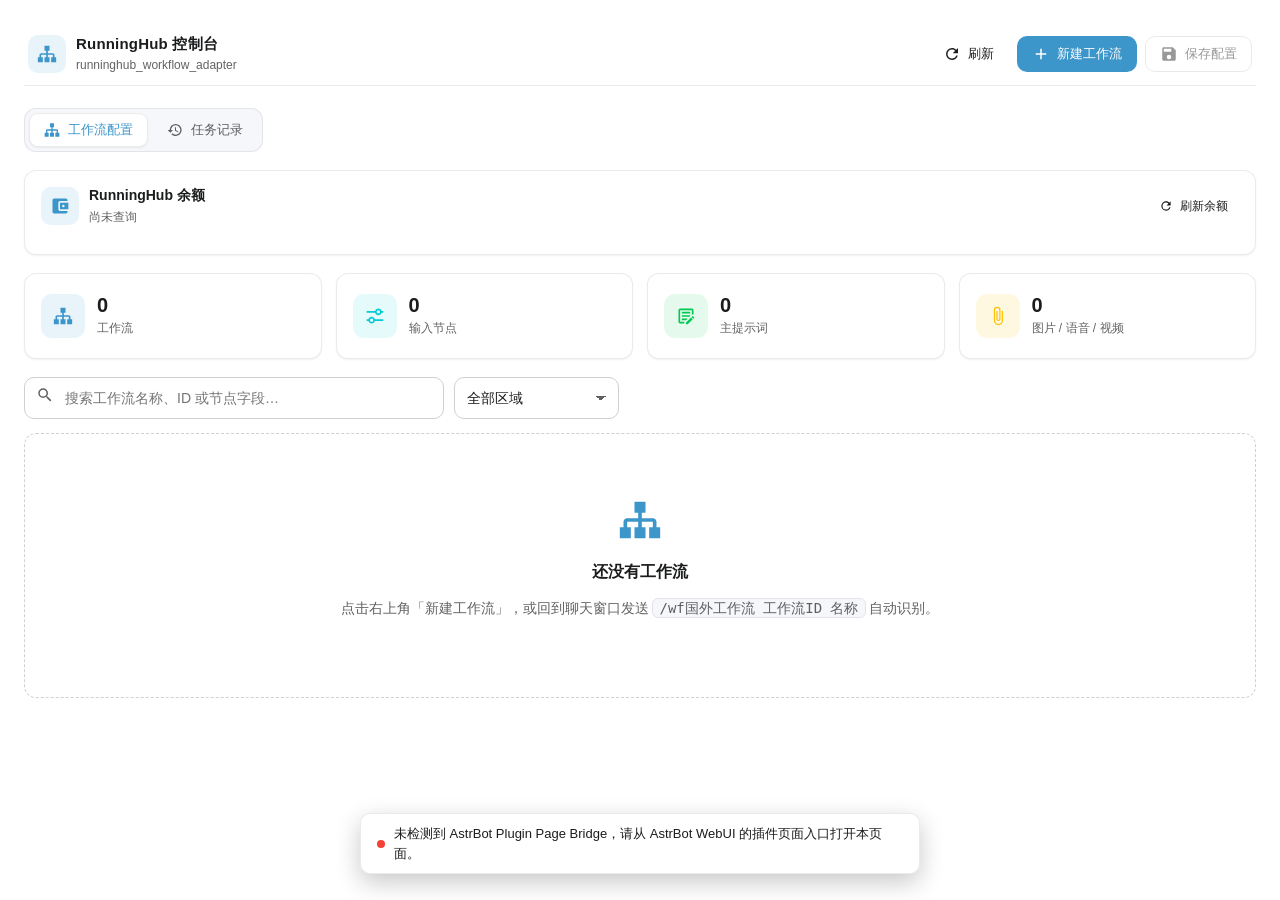
<file: pages/workflow-editor/index.html>
<!doctype html>
<html lang="zh-CN">
<head>
<meta charset="utf-8">
<meta name="viewport" content="width=device-width, initial-scale=1">
<meta name="color-scheme" content="light dark">
<title>RunningHub 控制台</title>
<link rel="stylesheet" href="./style.css">
<style>
*{box-sizing:border-box}
.hidden,[hidden]{display:none!important}
:root{
  --primary:#3c96ca;--primary-dark:#1565c0;--primary-light:#e8f3fa;
  --secondary:#2f86bd;--info:#03c9d7;--success:#00c853;--warning:#ffc107;--error:#f44336;
  --bg:#ffffff;--surface:#ffffff;--surface-2:#f6f7fb;--text:#1b1c1d;--muted:rgba(0,0,0,.62);
  --border:#d0d0d0;--divider:rgba(0,0,0,.08);
  --radius:12px;--shadow:0 1px 2px rgba(0,0,0,.06);--shadow-2:0 6px 18px rgba(0,0,0,.10);
  --overlay:rgba(0,0,0,.46);
}
@media (prefers-color-scheme: dark){
  :root{
    --primary:#5ba4d4;--primary-dark:#3a8ab8;--primary-light:#1a2e3d;
    --secondary:#4a95c4;--info:#03c9d7;--success:#52c41a;--warning:#faad14;--error:#ff4d4f;
    --bg:#1a1a1a;--surface:#242424;--surface-2:#2a2a2a;--text:#e8eaed;--muted:rgba(255,255,255,.68);
    --border:#3a3a3a;--divider:rgba(255,255,255,.08);
    --shadow:0 1px 2px rgba(0,0,0,.42);--shadow-2:0 8px 22px rgba(0,0,0,.42);
    --overlay:rgba(0,0,0,.58);
  }
}
html,body{height:100%}
body{
  margin:0;background:var(--bg);color:var(--text);
  font:14px/1.5 Roboto,"Helvetica Neue",Arial,"Segoe UI","PingFang SC","Microsoft YaHei",sans-serif;
  -webkit-font-smoothing:antialiased;
}
svg.icon{display:block;flex:0 0 auto}
.rotate-180{transform:rotate(180deg)}
button{font:inherit;cursor:pointer}
button:disabled{opacity:.45;cursor:not-allowed}
input,select,textarea{
  font:inherit;color:var(--text);background:var(--surface);border:1px solid var(--border);
  border-radius:10px;min-height:42px;padding:9px 12px;outline:none;transition:border-color .15s,box-shadow .15s;
}
input:hover,select:hover,textarea:hover{border-color:rgba(60,150,202,.55)}
input:focus,select:focus,textarea:focus{border-color:var(--primary);box-shadow:0 0 0 1px var(--primary)}
textarea{resize:vertical;min-height:68px}
.app{max-width:1400px;margin:0 auto;padding:22px 24px 72px}
.topbar{
  position:sticky;top:0;z-index:30;display:flex;align-items:center;gap:12px;height:64px;
  padding:0 4px;margin-bottom:22px;background:var(--bg);border-bottom:1px solid var(--divider);
}
.brand{display:flex;align-items:center;gap:10px;min-width:0;margin-right:auto}
.logo-mark{
  width:38px;height:38px;border-radius:10px;flex:0 0 auto;display:grid;place-items:center;
  background:var(--primary-light);color:var(--primary);
}
.brand h1{margin:0;font-size:15px;font-weight:600;letter-spacing:.2px}
.brand .sub{margin:1px 0 0;color:var(--muted);font-size:12px;white-space:nowrap;overflow:hidden;text-overflow:ellipsis}
.actions{display:flex;align-items:center;gap:8px;flex-wrap:wrap}
.btn{
  min-height:36px;padding:0 14px;border-radius:10px;border:1px solid transparent;background:var(--surface-2);color:var(--text);
  display:inline-flex;align-items:center;justify-content:center;gap:7px;font-size:13px;font-weight:500;
  transition:background .15s,color .15s,border-color .15s,box-shadow .15s,opacity .15s;
}
.btn:hover:not(:disabled){background:var(--primary-light)}
.btn.primary{background:var(--primary);color:#fff}
.btn.primary:hover:not(:disabled){background:var(--primary-dark)}
.btn.outlined{background:transparent;border-color:var(--border)}
.btn.outlined:hover:not(:disabled){border-color:var(--primary);color:var(--primary);background:var(--primary-light)}
.btn.text{background:transparent}
.btn.text:hover:not(:disabled){background:var(--primary-light)}
.btn.danger-text{background:transparent;color:var(--error)}
.btn.danger-text:hover:not(:disabled){background:rgba(244,67,54,.08)}
.btn.small{min-height:30px;padding:0 10px;font-size:12px;border-radius:8px}
.icon-btn{
  width:36px;height:36px;display:inline-grid;place-items:center;border-radius:10px;border:none;
  background:transparent;color:var(--muted);transition:.15s;
}
.icon-btn:hover{background:var(--primary-light);color:var(--primary)}
.icon-btn.danger:hover{background:rgba(244,67,54,.08);color:var(--error)}
.icon-btn.small{width:30px;height:30px;border-radius:8px}
.stat-grid{display:grid;grid-template-columns:repeat(4,1fr);gap:14px;margin:0 0 18px}
.stat-card{
  min-height:86px;padding:14px 16px;border:1px solid var(--divider);border-radius:var(--radius);
  background:var(--surface);box-shadow:var(--shadow);display:flex;align-items:center;gap:12px;
  transition:box-shadow .18s,border-color .18s;
}
.stat-card:hover{border-color:var(--border);box-shadow:var(--shadow-2)}
  .balance-panel{
    margin:0 0 18px;padding:14px 16px 16px;border:1px solid var(--divider);border-radius:var(--radius);
    background:var(--surface);box-shadow:var(--shadow);
  }
  .balance-panel-head{display:flex;align-items:center;gap:12px;margin-bottom:12px;flex-wrap:wrap}
  .balance-title{display:flex;align-items:center;gap:10px;margin-right:auto;min-width:0}
  .balance-title .stat-icon{width:38px;height:38px;border-radius:10px}
  .balance-title h2{margin:0;font-size:14px;font-weight:600}
  .balance-title p{margin:2px 0 0;font-size:12px;color:var(--muted)}
  .balance-grid{display:grid;grid-template-columns:repeat(2,minmax(0,1fr));gap:14px}
  .balance-card{
    min-height:112px;padding:14px 16px;border:1px solid var(--divider);border-radius:11px;
    background:var(--surface-2);display:flex;flex-direction:column;gap:10px;transition:.18s;position:relative;overflow:hidden;
  }
  .balance-card::before{content:"";position:absolute;inset:0 auto 0 0;width:3px;background:var(--primary);opacity:.55}
  .balance-card.ok::before{background:var(--success)}
  .balance-card.missing::before{background:var(--muted)}
  .balance-card.error::before{background:var(--error)}
  .balance-card-head{display:flex;align-items:center;gap:8px}
  .balance-card-head .region-dot{width:8px;height:8px;border-radius:50%;background:var(--primary);flex:0 0 auto}
  .balance-card.ok .region-dot{background:var(--success)}
  .balance-card.missing .region-dot{background:var(--muted)}
  .balance-card.error .region-dot{background:var(--error)}
  .balance-card-head strong{font-size:13px;font-weight:600}
  .balance-card-head .pill{margin-left:auto;font-size:11px;color:var(--muted);border:1px solid var(--divider);padding:2px 8px;border-radius:999px}
  .balance-main{display:flex;align-items:baseline;gap:8px;flex-wrap:wrap}
  .balance-main b{font-size:24px;font-weight:600;line-height:1.1;letter-spacing:.2px}
  .balance-main span{color:var(--muted);font-size:12px}
  .balance-sub{display:flex;gap:14px;flex-wrap:wrap;color:var(--muted);font-size:12px}
  .balance-sub b{color:var(--text);font-weight:600}
  .balance-error{color:var(--error);font-size:12px;margin:0}
  .balance-hint{color:var(--muted);font-size:12px;margin:0}
  .page-tabs{
    display:flex;align-items:center;gap:4px;width:max-content;max-width:100%;margin:0 0 18px;padding:4px;
    border:1px solid var(--divider);border-radius:12px;background:var(--surface-2);
  }
  .page-tab{
    min-height:34px;padding:0 14px;border:1px solid transparent;border-radius:9px;background:transparent;
    color:var(--muted);display:inline-flex;align-items:center;gap:8px;font-size:13px;font-weight:500;transition:.15s;
  }
  .page-tab:hover{color:var(--text)}
  .page-tab.active{background:var(--surface);color:var(--primary);border-color:var(--divider);box-shadow:var(--shadow)}
  .tab-panel{min-width:0}
  .task-summary-grid{display:grid;grid-template-columns:repeat(3,minmax(0,1fr));gap:14px;margin:0 0 18px}
  .task-summary-grid .stat-body b{font-size:19px}
  .task-panel{
    border:1px solid var(--divider);border-radius:var(--radius);background:var(--surface);
    box-shadow:var(--shadow);overflow:hidden;
  }
  .task-panel-head{
    display:flex;align-items:center;gap:10px;flex-wrap:wrap;padding:13px 16px 0;
  }
  .task-panel-head h2{margin:0 auto 0 0;font-size:14px;font-weight:600;display:flex;align-items:center;gap:8px}
  .task-panel-head .count{color:var(--muted);font-size:12px;font-weight:400}
  .task-table-head,.task-row{
    display:grid;grid-template-columns:minmax(150px,1.5fr) minmax(100px,1fr) minmax(155px,1.2fr) 90px minmax(105px,.8fr);gap:12px;
    align-items:center;padding:13px 18px;
  }
  .task-table-head{
    margin-top:12px;background:var(--surface-2);border-top:1px solid var(--divider);border-bottom:1px solid var(--divider);
    color:var(--muted);font-size:12px;font-weight:500;
  }
  .task-row{border-bottom:1px solid var(--divider);transition:background .14s;position:relative}
  .task-row:last-child{border-bottom:none}
  .task-row:hover{background:var(--primary-light)}
  .task-row::before{content:"";position:absolute;left:0;top:18%;bottom:18%;width:3px;border-radius:0 3px 3px 0;background:var(--primary);opacity:0;transition:opacity .14s}
  .task-row:hover::before{opacity:.7}
  .task-id{font-family:ui-monospace,Consolas,SFMono-Regular,monospace;font-size:13px;word-break:break-all;cursor:pointer}
  .task-id .copy-hint{display:inline-block;margin-left:8px;color:var(--muted);font-size:11px;opacity:0;transition:opacity .14s}
  .task-row:hover .copy-hint{opacity:1}
  .task-workflow{display:flex;align-items:center;min-width:0}
  .task-workflow .chip{
    max-width:100%;padding:4px 10px;border-radius:999px;font-size:12px;font-weight:500;
    background:var(--primary-light);color:var(--primary-dark);border:1px solid rgba(60,150,202,.22);
    white-space:nowrap;overflow:hidden;text-overflow:ellipsis;
  }
  @media (prefers-color-scheme: dark){ .task-workflow .chip{color:#8ec8ea} }
  .task-coins{display:flex;align-items:center;justify-content:flex-end;gap:8px;min-width:0}
  .task-coins .coin-icon{width:26px;height:26px;border-radius:8px;display:grid;place-items:center;background:rgba(255,193,7,.14);color:var(--warning);flex:0 0 auto}
  .task-coins b{font-size:16px;font-weight:600;white-space:nowrap}
  .task-coins span{color:var(--muted);font-size:12px;white-space:nowrap}
  .task-empty{padding:52px 20px;text-align:center;color:var(--muted)}
  .task-empty .big{width:64px;height:64px;margin:0 auto 14px;border-radius:18px;display:grid;place-items:center;background:var(--primary-light);color:var(--primary)}
  .task-empty h3{margin:0 0 6px;font-size:15px;color:var(--text)}
  .task-empty p{margin:0;font-size:13px}
  .task-error{color:var(--error);font-size:12px;margin:0}
  .task-detail{grid-column:1/-1;font-size:12px;color:var(--muted);overflow-wrap:anywhere}
  .task-detail summary{cursor:pointer}
  .task-progress{font-size:12px;line-height:1.7;overflow-wrap:anywhere}
  .task-progress small{display:block;color:var(--muted)}
  .task-operations{display:flex;gap:4px;flex-wrap:wrap;justify-content:flex-end}
  .task-filter{max-width:170px;font-size:12px;padding:6px 8px}
  .task-summary-note{padding:10px 18px;margin:0;font-size:12px;color:var(--muted)}
  @media(max-width:900px) and (min-width:641px){.task-table-head,.task-row{grid-template-columns:minmax(125px,1fr) 95px 145px 65px 82px;gap:8px;padding:12px}}
.stat-icon{width:44px;height:44px;border-radius:11px;display:grid;place-items:center;flex:0 0 auto}
.stat-icon.blue{background:var(--primary-light);color:var(--primary)}
.stat-icon.teal{background:rgba(3,201,215,.10);color:var(--info)}
.stat-icon.green{background:rgba(0,200,83,.10);color:var(--success)}
.stat-icon.amber{background:rgba(255,193,7,.12);color:var(--warning)}
.stat-body b{font-size:20px;font-weight:600;line-height:1.15;display:block}
.stat-body span{color:var(--muted);font-size:12px}
.toolbar{display:flex;align-items:center;gap:10px;margin:0 0 14px;flex-wrap:wrap}
.search-wrap{position:relative;flex:1;min-width:220px;max-width:420px}
.search-wrap input{width:100%;padding-left:40px}
.search-wrap .search-icon{position:absolute;left:12px;top:50%;transform:translateY(-50%);color:var(--muted);pointer-events:none}
select{background-image:linear-gradient(45deg,transparent 50%,var(--muted) 50%),linear-gradient(135deg,var(--muted) 50%,transparent 50%);background-position:calc(100% - 17px) 50%,calc(100% - 12px) 50%;background-size:5px 5px;background-repeat:no-repeat;appearance:none;padding-right:30px}
.dirty-badge{
  font-size:12px;font-weight:500;color:var(--warning);background:rgba(255,193,7,.10);border:1px solid rgba(255,193,7,.35);
  padding:4px 10px;border-radius:999px;opacity:0;transform:translateY(2px);transition:.18s;pointer-events:none;
}
.dirty-badge.show{opacity:1;transform:none}
.grid{columns:3 400px;column-gap:14px}
.workflow-card{
  display:inline-block;width:100%;margin:0 0 14px;break-inside:avoid;page-break-inside:avoid;
  border:1px solid var(--divider);border-radius:var(--radius);background:var(--surface);box-shadow:var(--shadow);
  overflow:hidden;animation:rise .18s ease both;transition:border-color .18s,box-shadow .18s;content-visibility:auto;contain-intrinsic-size:auto 230px;
}
.workflow-card:hover{border-color:var(--border);box-shadow:var(--shadow-2)}
@keyframes rise{from{opacity:0;transform:translateY(5px)}to{opacity:1;transform:none}}
.wf-head{display:flex;gap:10px;align-items:flex-start;padding:14px 16px 10px}
.wf-title{min-width:0;flex:1}
.wf-title h2{margin:0;font-size:15px;font-weight:600;display:flex;align-items:center;gap:8px;flex-wrap:wrap}
.wf-title .wf-id{color:var(--muted);font-family:ui-monospace,Consolas,monospace;font-size:12px;font-weight:400;word-break:break-all}
.wf-actions{display:flex;align-items:center;gap:2px;flex:0 0 auto}
.badges{display:flex;gap:6px;flex-wrap:wrap;padding:0 16px 10px}
.badge{
  display:inline-flex;align-items:center;gap:5px;height:24px;font-size:11px;font-weight:500;padding:0 8px;border-radius:7px;
  background:var(--surface-2);color:var(--muted);border:1px solid var(--divider);
}
.badge.overseas{color:var(--primary);background:var(--primary-light);border-color:rgba(60,150,202,.25)}
.badge.domestic{color:var(--secondary);background:rgba(47,134,189,.10);border-color:rgba(47,134,189,.25)}
.badge.llm{color:var(--primary);background:var(--primary-light);border-color:rgba(60,150,202,.3)}
.node-zone{border-top:1px solid var(--divider);padding:12px 16px 16px}
.node-zone-head{display:flex;align-items:center;gap:8px;margin-bottom:9px;color:var(--muted);font-size:12px}
.node-zone-head b{color:var(--text);font-weight:600}
.node-zone-head .spacer{flex:1}
.node-list{display:flex;flex-direction:column;gap:7px;min-height:42px}
.node-empty{border:1px dashed var(--border);border-radius:10px;padding:16px;text-align:center;color:var(--muted);font-size:12px}
.node-row{
  display:grid;grid-template-columns:16px 96px minmax(0,1fr) auto auto;align-items:center;gap:10px 16px;
  border:1px solid var(--divider);border-radius:10px;padding:9px 12px;background:var(--surface-2);
  transition:border-color .14s,box-shadow .14s,transform .14s,opacity .14s;
}
.node-row:hover{border-color:var(--border);box-shadow:var(--shadow)}
.node-row.dragging{opacity:.45;transform:scale(.99)}
.node-row.drop-before{box-shadow:inset 0 3px 0 var(--primary);border-color:var(--primary)}
.node-row.drop-after{box-shadow:inset 0 -3px 0 var(--primary);border-color:var(--primary)}
.drag-handle{cursor:grab;color:var(--muted);user-select:none;display:grid;place-items:center}
.drag-handle:active{cursor:grabbing}
.type-tag{
  display:inline-flex;align-items:center;justify-content:center;gap:5px;height:26px;padding:0 8px;border-radius:7px;
  font-size:11px;font-weight:500;white-space:nowrap;border:1px solid;min-width:34px;width:96px;padding:0 10px;justify-content:flex-start;
}
.type-prompt{color:#1565c0;background:rgba(21,101,192,.08);border-color:rgba(21,101,192,.22)}
.type-text{color:#00838f;background:rgba(0,131,143,.08);border-color:rgba(0,131,143,.22)}
.type-default{color:#546e7a;background:rgba(84,110,122,.08);border-color:rgba(84,110,122,.22)}
.type-image{color:#2e7d32;background:rgba(46,125,50,.08);border-color:rgba(46,125,50,.22)}
.type-audio{color:#ef6c00;background:rgba(239,108,0,.08);border-color:rgba(239,108,0,.22)}
.type-video{color:#ad1457;background:rgba(173,20,87,.08);border-color:rgba(173,20,87,.22)}
@media (prefers-color-scheme: dark){
  .type-prompt{color:#90caf9;background:rgba(144,202,249,.10);border-color:rgba(144,202,249,.25)}
  .type-text{color:#80deea;background:rgba(128,222,234,.10);border-color:rgba(128,222,234,.25)}
  .type-default{color:#b0bec5;background:rgba(176,190,197,.10);border-color:rgba(176,190,197,.25)}
  .type-image{color:#a5d6a7;background:rgba(165,214,167,.10);border-color:rgba(165,214,167,.25)}
  .type-audio{color:#ffcc80;background:rgba(255,204,128,.10);border-color:rgba(255,204,128,.25)}
  .type-video{color:#f48fb1;background:rgba(244,143,177,.10);border-color:rgba(244,143,177,.25)}
}
.node-core{min-width:0;padding-left:2px}
.node-key{display:flex;align-items:baseline;gap:6px;font-family:ui-monospace,Consolas,monospace;font-size:12.5px;font-weight:600}
.node-key .sep{color:var(--muted);font-weight:400}
.node-key .fname{color:var(--primary)}
.node-value{color:var(--muted);font-size:12px;margin-top:2px;white-space:nowrap;overflow:hidden;text-overflow:ellipsis;max-width:360px}
.node-label{font-size:12px;color:var(--muted);max-width:150px;white-space:nowrap;overflow:hidden;text-overflow:ellipsis;justify-self:end;text-align:right}
.node-actions{display:flex;align-items:center;gap:1px}
.empty{border:1px dashed var(--border);border-radius:var(--radius);padding:64px 20px;text-align:center;color:var(--muted);background:var(--surface)}
.empty .big{color:var(--primary);margin-bottom:12px}
.empty h3{margin:0 0 6px;color:var(--text);font-size:16px;font-weight:600}
.empty code{background:var(--surface-2);border:1px solid var(--divider);padding:1px 6px;border-radius:6px}
.template-row{display:flex;align-items:center;gap:8px}
.template-row select{flex:1;min-width:0}
.preview-text{width:100%;min-height:380px;font-family:ui-monospace,Consolas,monospace;font-size:12px;line-height:1.6}
dialog{border:0;padding:0;border-radius:var(--radius);background:var(--surface);color:var(--text);box-shadow:0 24px 48px rgba(0,0,0,.24);width:min(560px,calc(100vw - 28px));max-height:min(86vh,820px)}
#workflowDialog{width:min(720px,calc(100vw - 24px))}
#workflowDialog .form-grid{column-gap:18px}
dialog::backdrop{background:var(--overlay)}
.dialog{display:flex;flex-direction:column;max-height:min(86vh,820px)}
.dialog-head{display:flex;align-items:center;gap:10px;padding:16px 20px;border-bottom:1px solid var(--divider)}
.dialog-head h3{margin:0;font-size:15px;font-weight:600}
.dialog-head .close-x{margin-left:auto}
.dialog-body{padding:16px 20px 20px;overflow:auto}
.form-grid{display:grid;grid-template-columns:1fr 1fr;gap:14px}
.field{display:flex;flex-direction:column;gap:6px;min-width:0}
.field.full{grid-column:1/-1}
.field label{font-size:12px;font-weight:500;color:var(--muted)}
.field .hint{font-size:11.5px;color:var(--muted)}
.field .hint.warn{color:var(--warning)}
.check-row{display:flex;align-items:center;gap:9px;padding:10px 12px;border:1px solid var(--divider);border-radius:10px;background:var(--surface);min-height:42px}
.check-row:hover{border-color:var(--primary)}
.check-row input{width:18px;height:18px;min-height:0;accent-color:var(--primary)}
.dialog-foot{display:flex;justify-content:flex-end;align-items:center;gap:8px;padding:14px 20px;border-top:1px solid var(--divider)}
.analyze-box{border:1px solid var(--divider);border-radius:10px;padding:12px;background:var(--surface-2);min-height:86px}
.analyze-box .node-chip{
  display:inline-flex;align-items:center;gap:6px;margin:0 6px 6px 0;padding:5px 9px;border-radius:7px;
  border:1px solid var(--divider);background:var(--surface);font-size:12px;
}
.node-chip.selectable{cursor:pointer;user-select:none}
.node-chip.selectable:hover{border-color:var(--primary)}
.node-chip.selectable input{width:16px;height:16px;min-height:0;accent-color:var(--primary)}
.analyze-selectbar{display:flex;align-items:center;gap:9px;margin-bottom:9px;color:var(--muted);font-size:12px}
.analyze-selectbar input{width:16px;height:16px;min-height:0;accent-color:var(--primary)}
.analyze-selectbar .spacer{flex:1}
.analyze-box .muted{color:var(--muted);font-size:12px}
#toasts{position:fixed;left:50%;bottom:26px;transform:translateX(-50%);z-index:80;display:flex;flex-direction:column;align-items:center;gap:8px;pointer-events:none;width:min(560px,calc(100vw - 32px))}
.toast{
  min-width:260px;max-width:100%;padding:10px 16px;border-radius:10px;background:var(--surface);color:var(--text);
  border:1px solid var(--divider);box-shadow:0 8px 24px rgba(0,0,0,.22);font-size:13px;display:flex;gap:9px;align-items:center;
  animation:toast-in .18s ease both;
}
.toast::before{content:"";width:8px;height:8px;border-radius:50%;background:var(--primary);flex:0 0 auto}
.toast.ok::before{background:var(--success)}.toast.err::before{background:var(--error)}.toast.warn::before{background:var(--warning)}
@keyframes toast-in{from{opacity:0;transform:translateY(8px)}to{opacity:1;transform:none}}
.toast.out{opacity:0;transform:translateY(6px);transition:.18s}
::-webkit-scrollbar{width:10px;height:10px}
::-webkit-scrollbar-thumb{background:var(--border);border-radius:5px;border:2px solid var(--bg)}
@media (max-width:640px){
  .stat-grid{grid-template-columns:repeat(2,1fr)}
    .balance-grid{grid-template-columns:1fr}
    .task-summary-grid{grid-template-columns:1fr}
    .task-table-head{display:none}
    .task-row{grid-template-columns:minmax(0,1fr) auto;grid-template-areas:"workflow coins" "id id" "progress operations" "detail detail";row-gap:8px}
    .task-workflow{grid-area:workflow}.task-coins{grid-area:coins}.task-id{grid-area:id}
    .task-progress{grid-area:progress}.task-operations{grid-area:operations}.task-detail{grid-area:detail}
  .grid{columns:1;column-gap:0}
  .app{padding:12px 12px 64px}
  .brand .sub{display:none}
  .topbar{height:56px;margin-bottom:14px}
  .node-row{grid-template-columns:12px 88px minmax(0,1fr) auto;grid-template-areas:"drag tag core actions"}
  .type-tag{width:88px}
  .drag-handle{grid-area:drag}.type-tag{grid-area:tag}.node-core{grid-area:core}.node-actions{grid-area:actions}
  .node-label{display:none}
  .form-grid{grid-template-columns:1fr}
  dialog{width:calc(100vw - 20px)}
}
</style>
</head>
<body>
<div class="app">
  <header class="topbar">
    <div class="brand">
      <div class="logo-mark"><span class="icon icon-sitemap" style="width:20px;height:20px" aria-hidden="true"></span></div>
      <div>
        <h1>RunningHub 控制台</h1>
        <p class="sub" id="pluginMeta">runninghub_workflow_adapter</p>
      </div>
    </div>
    <div class="actions" id="workflowActions">
      <button class="btn text" id="refreshBtn" title="重新读取配置"><span class="icon icon-refresh" style="width:18px;height:18px" aria-hidden="true"></span>刷新</button>
      <button class="btn primary" id="addWorkflowBtn"><span class="icon icon-plus" style="width:18px;height:18px" aria-hidden="true"></span>新建工作流</button>
      <button class="btn outlined" id="saveBtn" disabled><span class="icon icon-save" style="width:18px;height:18px" aria-hidden="true"></span>保存配置</button>
    </div>
  </header>

    <nav class="page-tabs" id="pageTabs">
      <button class="page-tab active" data-tab="workflows" type="button"><span class="icon icon-sitemap" style="width:16px;height:16px" aria-hidden="true"></span>工作流配置</button>
      <button class="page-tab" data-tab="tasks" type="button"><span class="icon icon-history" style="width:16px;height:16px" aria-hidden="true"></span>任务记录</button>
    </nav>

    <section class="tab-panel" id="workflowsPanel">


    <section class="balance-panel">
      <div class="balance-panel-head">
        <div class="balance-title">
          <div class="stat-icon blue"><span class="icon icon-wallet" style="width:20px;height:20px" aria-hidden="true"></span></div>
          <div>
            <h2>RunningHub 余额</h2>
            <p id="balanceUpdatedAt">尚未查询</p>
          </div>
        </div>
        <button class="btn text small" id="balanceRefreshBtn"><span class="icon icon-refresh" style="width:14px;height:14px" aria-hidden="true"></span>刷新余额</button>
      </div>
      <div class="balance-grid" id="balanceGrid"></div>
    </section>


  <section class="stat-grid" id="statGrid">
    <div class="stat-card"><div class="stat-icon blue"><span class="icon icon-sitemap" style="width:20px;height:20px" aria-hidden="true"></span></div><div class="stat-body"><b id="statWorkflows">0</b><span>工作流</span></div></div>
    <div class="stat-card"><div class="stat-icon teal"><span class="icon icon-tune" style="width:20px;height:20px" aria-hidden="true"></span></div><div class="stat-body"><b id="statNodes">0</b><span>输入节点</span></div></div>
    <div class="stat-card"><div class="stat-icon green"><span class="icon icon-prompt" style="width:20px;height:20px" aria-hidden="true"></span></div><div class="stat-body"><b id="statPrompts">0</b><span>主提示词</span></div></div>
    <div class="stat-card"><div class="stat-icon amber"><span class="icon icon-paperclip" style="width:20px;height:20px" aria-hidden="true"></span></div><div class="stat-body"><b id="statFiles">0</b><span>图片 / 语音 / 视频</span></div></div>
  </section>

  <div class="toolbar">
    <div class="search-wrap">
      <span class="search-icon"><span class="icon icon-magnify" style="width:18px;height:18px" aria-hidden="true"></span></span>
      <input id="searchInput" type="search" placeholder="搜索工作流名称、ID 或节点字段…" autocomplete="off">
    </div>
    <select id="regionFilter" aria-label="按区域筛选">
      <option value="all">全部区域</option>
      <option value="overseas">国外 runninghub.ai</option>
      <option value="domestic">国内 runninghub.cn</option>
    </select>
    <span class="dirty-badge" id="dirtyBadge">● 未保存</span>
  </div>

  <main class="grid" id="workflowGrid"></main>
  <div class="empty hidden" id="emptyState">
    <div class="big"><span class="icon icon-sitemap" style="width:44px;height:44px" aria-hidden="true"></span></div>
    <h3>还没有工作流</h3>
    <p>点击右上角「新建工作流」，或回到聊天窗口发送 <code>/wf国外工作流 工作流ID 名称</code> 自动识别。</p>
  </div>
    </section>

    <section class="tab-panel hidden" id="tasksPanel">
      <section class="task-summary-grid">
        <div class="stat-card"><div class="stat-icon blue"><span class="icon icon-history" style="width:20px;height:20px" aria-hidden="true"></span></div><div class="stat-body"><b id="taskStatCount">0</b><span>最近任务记录</span></div></div>
        <div class="stat-card"><div class="stat-icon amber"><span class="icon icon-wallet" style="width:20px;height:20px" aria-hidden="true"></span></div><div class="stat-body"><b id="taskStatTotal">0</b><span>累计消耗 RH 币</span></div></div>
        <div class="stat-card"><div class="stat-icon green"><span class="icon icon-refresh" style="width:20px;height:20px" aria-hidden="true"></span></div><div class="stat-body"><b id="taskStatUpdated">—</b><span>最近更新时间</span></div></div>
      </section>

      <div class="task-panel">
        <div class="task-panel-head">
          <h2><span class="icon icon-history" style="width:16px;height:16px" aria-hidden="true"></span>最近任务记录<span class="count" id="taskCountLabel"></span></h2>
          <button class="btn text small" id="taskRefreshBtn"><span class="icon icon-refresh" style="width:14px;height:14px" aria-hidden="true"></span>刷新</button>
          <select id="taskFilter" class="task-filter" aria-label="筛选任务状态"><option value="all">全部任务</option><option value="active">运行和排队</option><option value="attention">需要处理</option><option value="ended">已结束</option></select>
          <button class="btn danger-text small" id="taskClearBtn" disabled><span class="icon icon-delete" style="width:14px;height:14px" aria-hidden="true"></span>清理已结束</button>
        </div>
        <div class="task-table-head">
          <div>任务 ID</div>
          <div>工作流</div>
          <div>状态 / 耗时</div>
          <div style="text-align:right">RH 币消耗</div>
          <div style="text-align:right">操作</div>
        </div>
        <div id="taskList"></div>
        <div class="task-empty hidden" id="taskEmptyState">
          <div class="big"><span class="icon icon-history" style="width:28px;height:28px" aria-hidden="true"></span></div>
          <h3>还没有任务记录</h3>
          <p>当前筛选下没有任务。运行工作流后可在这里查看进度和结果。</p>
        </div>
        <p class="task-summary-note" id="taskActivity">任务页面每 5 秒刷新。补发发送到原会话；恢复查询沿用已有任务。</p>
      </div>
    </section>

</div>

<dialog id="workflowDialog">
  <div class="dialog">
    <div class="dialog-head"><h3 id="workflowDialogTitle">新建工作流</h3><button class="icon-btn close-x" data-close="workflowDialog"><span class="icon icon-close" style="width:18px;height:18px" aria-hidden="true"></span></button></div>
    <div class="dialog-body">
      <div class="form-grid">
        <div class="field full"><label for="wfName">工作流名称 *</label><input id="wfName" maxlength="64" placeholder="例如：动漫生图"></div>
        <div class="field full"><label for="wfDescription">用途说明</label><textarea id="wfDescription" maxlength="1000" rows="3" placeholder="例如：根据人物参考图换背景，保留人物外观。模型将根据此说明选择工作流。"></textarea></div>
        <div class="field full"><label class="check-row"><input type="checkbox" id="wfLlmEnabled" checked> 允许自然语言调用（支持聊天图片与参数）</label></div>
        <div class="field full"><label for="wfId">工作流 ID *</label><input id="wfId" maxlength="64" placeholder="例如：2087492768787685378"></div>
        <div class="field"><label for="wfInstance">设备类型</label>
          <select id="wfInstance"><option value="Standard">Standard</option><option value="Plus">Plus</option><option value="Ultra">Ultra</option></select>
        </div>
        <div class="field"><label for="wfOutputType">输出类型</label><select id="wfOutputType"><option value="auto">自动</option><option value="image">图片</option><option value="video">视频</option><option value="audio">音频</option><option value="file">文件</option></select></div>
        <div class="field"><label for="wfRegion">区域</label>
          <select id="wfRegion"><option value="overseas">国外 runninghub.ai</option><option value="domestic">国内 runninghub.cn</option></select>
        </div>
        <div class="field full">
          <label for="wfTemplate">LLM 扩写模板</label>
          <div class="template-row">
            <select id="wfTemplate"></select>
            <button class="btn outlined small" id="wfUploadBtn" type="button"><span class="icon icon-upload" style="width:14px;height:14px" aria-hidden="true"></span>上传</button>
            <button class="btn text small" id="wfPreviewBtn" type="button"><span class="icon icon-preview" style="width:14px;height:14px" aria-hidden="true"></span>预览</button>
          </div>
          <input type="file" id="wfTemplateFile" accept=".txt,.md,text/plain,text/markdown" hidden>
          <div class="hint" id="wfTemplateHint">模板保存在插件持久化数据目录，更新插件时保留；上传后自动选中。</div>
        </div>
        <div class="field full"><label class="check-row"><input type="checkbox" id="wfEnhance"> 启用 LLM 提示词扩写</label></div>
      </div>
    </div>
    <div class="dialog-foot">
      <button class="btn text" data-close="workflowDialog">取消</button>
      <button class="btn primary" id="workflowSaveBtn"><span class="icon icon-save" style="width:18px;height:18px" aria-hidden="true"></span>保存工作流</button>
    </div>
  </div>
</dialog>

<dialog id="nodeDialog">
  <div class="dialog">
    <div class="dialog-head"><h3 id="nodeDialogTitle">添加输入节点</h3><button class="icon-btn close-x" data-close="nodeDialog"><span class="icon icon-close" style="width:18px;height:18px" aria-hidden="true"></span></button></div>
    <div class="dialog-body">
      <div class="form-grid">
        <div class="field full"><label for="nodeWorkflow">所属工作流</label><select id="nodeWorkflow"></select></div>
        <div class="field"><label for="nodeId">节点 ID *</label><input id="nodeId" maxlength="32" placeholder="例如：353"></div>
        <div class="field"><label for="nodeField">字段名</label><input id="nodeField" maxlength="64" placeholder="prompt / width / image"></div>
        <div class="field"><label for="nodeType">节点类型</label>
          <select id="nodeType">
            <option value="">自动推断</option>
            <option value="prompt">主提示词（接收命令 / 扩写文本）</option>
            <option value="text">可编辑配置（上传后询问修改）</option>
            <option value="default">固定默认值</option>
            <option value="image">图片（等待上传）</option>
            <option value="audio">语音（等待上传）</option>
            <option value="video">视频（等待上传）</option>
          </select>
        </div>
        <div class="field"><label for="nodeLabel">输入说明</label><input id="nodeLabel" maxlength="64" placeholder="例如：角色参考图"></div>
        <div class="field"><label for="nodeInputKey">输入别名（可选）</label><input id="nodeInputKey" maxlength="80" placeholder="例如：subject 或 first_frame"></div>
        <div class="field"><label for="nodeRole">素材用途（可选）</label><input id="nodeRole" maxlength="200" placeholder="例如：人物主体、风格、首帧"></div>
        <div class="field full"><label for="nodeValue">默认值 / 输入内容</label><input id="nodeValue" placeholder="留空则运行时由用户提供或等待上传"></div>
        <div class="field full"><label class="check-row"><input type="checkbox" id="nodeRequired"> 必填输入（没有默认值时需补充，必填文件不能跳过）</label></div>
        <div class="field full"><div class="hint">输入说明也用于自然语言识别图片角色，例如“人物参考图”“风格参考图”。以下约束仅用于可编辑配置。</div></div>
        <div class="field"><label for="nodeParamType">参数数据类型</label><select id="nodeParamType"><option value="string">文本</option><option value="integer">整数</option><option value="number">数值</option><option value="boolean">开关（true / false）</option></select></div>
        <div class="field"><label for="nodeMin">数值下限</label><input type="number" step="any" id="nodeMin" placeholder="不限制"></div>
        <div class="field"><label for="nodeMax">数值上限</label><input type="number" step="any" id="nodeMax" placeholder="不限制"></div>
        <div class="field full"><label for="nodeChoices">允许的参数值（每行一个，留空不限制）</label><textarea id="nodeChoices" rows="3" placeholder="1:1&#10;16:9&#10;9:16"></textarea></div>
        <div class="field full"><div class="hint" id="nodeTypeHint"></div></div>
      </div>
    </div>
    <div class="dialog-foot">
      <button class="btn text" data-close="nodeDialog">取消</button>
      <button class="btn primary" id="nodeSaveBtn"><span class="icon icon-save" style="width:18px;height:18px" aria-hidden="true"></span>保存节点</button>
    </div>
  </div>
</dialog>

<dialog id="analyzeDialog">
  <div class="dialog">
    <div class="dialog-head"><h3>智能识别节点</h3><button class="icon-btn close-x" data-close="analyzeDialog"><span class="icon icon-close" style="width:18px;height:18px" aria-hidden="true"></span></button></div>
    <div class="dialog-body">
      <div class="form-grid">
        <div class="field full"><label>目标工作流</label><div class="hint" id="azWorkflowName" style="font-size:13px"></div></div>
        <div class="field"><label for="azRegion">拉取区域</label>
          <select id="azRegion"><option value="overseas">国外 runninghub.ai</option><option value="domestic">国内 runninghub.cn</option></select>
        </div>
        <div class="field"><label class="check-row"><input type="checkbox" id="azDetailed"> 详细识别全部节点</label></div>
        <div class="field full"><div class="analyze-box" id="azResult"><div class="muted">点击下方按钮拉取工作流并识别输入节点；结果不会自动保存。</div></div></div>
      </div>
    </div>
    <div class="dialog-foot" style="flex-wrap:wrap">
      <button class="btn outlined" id="azMergeBtn" hidden><span class="icon icon-plus" style="width:16px;height:16px" aria-hidden="true"></span>添加选中节点</button>
      <button class="btn primary" id="azReplaceBtn" hidden><span class="icon icon-refresh" style="width:16px;height:16px" aria-hidden="true"></span>替换为选中节点</button>
      <button class="btn primary" id="azRunBtn"><span class="icon icon-auto" style="width:16px;height:16px" aria-hidden="true"></span>开始识别</button>
    </div>
  </div>
</dialog>

<dialog id="templatePreviewDialog">
  <div class="dialog">
    <div class="dialog-head"><h3 id="templatePreviewTitle">模板预览</h3><button class="icon-btn close-x" data-close="templatePreviewDialog"><span class="icon icon-close" style="width:18px;height:18px" aria-hidden="true"></span></button></div>
    <div class="dialog-body"><textarea class="preview-text" id="templatePreviewContent" readonly></textarea></div>
    <div class="dialog-foot"><button class="btn text" data-close="templatePreviewDialog">关闭</button></div>
  </div>
</dialog>

<dialog id="confirmDialog">
  <div class="dialog">
    <div class="dialog-head"><h3 id="confirmTitle">确认操作</h3></div>
    <div class="dialog-body"><p id="confirmText" style="color:var(--muted);margin:0"></p></div>
    <div class="dialog-foot">
      <button class="btn text" id="confirmCancelBtn">取消</button>
      <button class="btn danger-text" id="confirmOkBtn">确认</button>
    </div>
  </div>
</dialog>

<dialog id="clearTasksDialog">
  <div class="dialog">
    <div class="dialog-head"><h3>清理已结束的任务？</h3></div>
    <div class="dialog-body"><p id="clearTasksText" style="color:var(--muted);margin:0">只隐藏已结束的记录，正在进行的任务保留。原任务仍可按编号补发，RunningHub 账单不受影响。</p></div>
    <div class="dialog-foot">
      <button class="btn text" id="clearTasksCancelBtn">取消</button>
      <button class="btn danger-text" id="clearTasksOkBtn">清理</button>
    </div>
  </div>
</dialog>
<dialog id="taskSelectionDialog">
  <form method="dialog" class="dialog">
    <div class="dialog-head"><h3>选择补发结果</h3></div>
    <div class="dialog-body field"><label for="taskSelection">结果序号</label><input id="taskSelection" placeholder="如 2 或 1,3；all 表示全部" autocomplete="off"><p class="hint">留空优先补发未送达项。结果发送到任务原会话。</p></div>
    <div class="dialog-foot"><button class="btn text" value="cancel">取消</button><button class="btn filled" value="send">补发</button></div>
  </form>
</dialog>


<div id="toasts"></div>

<script type="module">
const bridge = window.AstrBotPluginPage;

function svgIcon(name, size = 18, extra = "") {
  return `<span class="icon icon-${name}${extra ? " " + extra : ""}" style="width:${size}px;height:${size}px" aria-hidden="true"></span>`;
}

const TYPE_META = {
  prompt:  { label: "主提示词", icon: "prompt", cls: "type-prompt",  hint: "接收 /wf运行 后的描述文本或 LLM 扩写结果，每个工作流最多 1 个" },
  text:    { label: "可编辑配置", icon: "tune", cls: "type-text",   hint: "先使用默认值；上传文件后会询问用户是否修改" },
  default: { label: "固定默认值", icon: "lock", cls: "type-default", hint: "固定使用默认值，运行时不询问" },
  image:   { label: "图片", icon: "image", cls: "type-image", hint: "无默认值时按顺序等待用户上传图片" },
  audio:   { label: "语音", icon: "audio", cls: "type-audio", hint: "无默认值时按顺序等待用户上传语音" },
  video:   { label: "视频", icon: "video", cls: "type-video", hint: "无默认值时按顺序等待用户上传视频" },
  "":      { label: "自动推断", icon: "auto", cls: "type-default", hint: "按字段名自动判断：image→图片、audio/voice→语音、video→视频，其余→文字" }
};

const state = { workflows: [], templates: [], original: null, dirty: false, saving: false, loading: true, search: "", region: "all" };
const balanceState = { regions: [], loading: false, updatedAt: "" };
const taskHistoryState = { records: [], loading: false, loaded: false, updatedAt: "" };
let currentTab = "workflows";
let workflowDialogIndex = -1;
let nodeDialogState = { wf: -1, node: -1 };
let analyzeState = { wf: -1, nodes: [], method: "", settings: {} };
let confirmResolver = null;

const $ = (id) => document.getElementById(id);

function clone(value) {
  if (typeof structuredClone === "function") return structuredClone(value);
  return JSON.parse(JSON.stringify(value));
}
function esc(value) {
  return String(value ?? "").replace(/[&<>"']/g, (c) => (
    { "&": "&amp;", "<": "&lt;", ">": "&gt;", '"': "&quot;", "'": "&#39;" }[c]
  ));
}
function normalizeApiResponse(raw) {
  // AstrBot 页面桥会把后端 { success, data } 的 data 剥掉再传给 iframe，
  // 这里统一归一化成业务数据，兼容桥已拆包和未拆包两种行为。
  if (!raw || typeof raw !== "object") return raw;
  if (raw.success === false) return raw;
  if (raw.data && typeof raw.data === "object") return raw.data;
  return raw;
}

function balanceMarkup(region) {
  const status = region?.status || "error";
  const account = region?.account || null;
  if (status === "ok" && account) {
    const coins = esc(account.remain_coins || "0");
    const tasks = esc(account.current_task_counts || "0");
    const money = account.remain_money ? `${esc(account.remain_money)} ${esc(account.currency || "")}` : "—";
    const apiType = esc(account.api_type || "—");
    return `<div class="balance-card ok">
      <div class="balance-card-head"><span class="region-dot"></span><strong>${esc(region.label || "")}</strong><span class="pill">${apiType}</span></div>
      <div class="balance-main"><b>${coins}</b><span>RH 币</span></div>
      <div class="balance-sub"><span>运行中：<b>${tasks}</b></span><span>钱包：<b>${money}</b></span></div>
    </div>`;
  }
  const hint = status === "missing" ? "请在插件配置中填写该区域 API Key" : esc(region?.message || "查询失败");
  return `<div class="balance-card ${status}">
    <div class="balance-card-head"><span class="region-dot"></span><strong>${esc(region.label || "")}</strong><span class="pill">${status === "missing" ? "未配置" : "异常"}</span></div>
    <p class="${status === "missing" ? "balance-hint" : "balance-error"}">${hint}</p>
    <div class="balance-main"><b>—</b><span>RH 币</span></div>
  </div>`;
}

function renderBalance() {
  const grid = $("balanceGrid");
  if (!grid) return;
  const regions = balanceState.regions;
  grid.innerHTML = regions.length
    ? regions.map(balanceMarkup).join("")
    : '<div class="balance-card missing"><div class="balance-card-head"><span class="region-dot"></span><strong>暂无余额信息</strong></div><p class="balance-hint">点击右上角「刷新余额」查询 runninghub.ai / runninghub.cn 账户。</p></div>';
  $("balanceUpdatedAt").textContent = balanceState.updatedAt
    ? `更新于 ${balanceState.updatedAt}`
    : balanceState.loading ? "查询中…" : "尚未查询";
}

async function loadBalance() {
  balanceState.loading = true;
  renderBalance();
  const btn = $("balanceRefreshBtn");
  if (btn) btn.disabled = true;
  try {
    const res = normalizeApiResponse(await bridge.apiGet("page/account"));
    if (!res || res.success === false) throw new Error(res?.message || "读取余额失败");
    balanceState.regions = Array.isArray(res.regions) ? res.regions : [];
    const failed = balanceState.regions.filter((item) => item?.status === "error").length;
    const now = new Date();
    balanceState.updatedAt = `${String(now.getHours()).padStart(2, "0")}:${String(now.getMinutes()).padStart(2, "0")}:${String(now.getSeconds()).padStart(2, "0")}`;
    if (failed) toast(`${failed} 个区域余额查询失败，鼠标移到异常卡片查看原因`, "warn", 4200);
  } catch (err) {
    balanceState.regions = [];
    balanceState.updatedAt = "";
    toast(String(err?.message || err), "err", 6000);
  } finally {
    balanceState.loading = false;
    if (btn) btn.disabled = false;
    renderBalance();
  }
}

function taskCoinValue(value) {
  const n = Number(String(value ?? "0").replace(/[,\s]/g, ""));
  return Number.isFinite(n) ? n : 0;
}
function formatTaskCoins(value) {
  const n = taskCoinValue(value);
  if (Number.isInteger(n)) return String(n);
  return String(Number(n.toFixed(4)));
}
function taskNowTime() {
  const now = new Date();
  const pad = (n) => String(n).padStart(2, "0");
  return `${pad(now.getHours())}:${pad(now.getMinutes())}:${pad(now.getSeconds())}`;
}
function taskRowMarkup(record) {
  const taskId = esc(record.task_id || "");
  const workflow = record.workflow || "";
  const coins = esc(formatTaskCoins(record.coins));
  const elapsed = record.elapsed_seconds == null ? "耗时未知" : record.elapsed_seconds < 60 ? `${record.elapsed_seconds} 秒` : `${Math.floor(record.elapsed_seconds / 60)} 分 ${record.elapsed_seconds % 60} 秒`;
  const queue = record.queue_position ? ` · 等待序位 ${record.queue_position}` : "";
  const labels = {cancel:"取消", resume:"恢复查询", resend:"补发"};
  const operations = (record.actions || []).map(action => `<button class="btn text small" data-task="${taskId}" data-action="${esc(action)}" ${record.busy ? "disabled" : ""}>${labels[action] || ""}</button>`).join("");
  const detail = [record.message, ...(record.errors || []), record.remote_task_id ? `平台编号：${record.remote_task_id}` : "", record.action_message || ""].filter(Boolean).map(esc).join("<br>");
  return `<div class="task-row">
    <div class="task-id" title="点击复制任务 ID" data-copy="${taskId}">${taskId}<span class="copy-hint">复制</span></div>
    <div class="task-workflow"><span class="chip">${workflow ? esc(workflow) : "未记录工作流"}</span></div>
    <div class="task-progress"><b>${esc(record.status_label || "历史记录")}</b>${esc(queue)}<small>${esc(record.stage_label || "")} · ${record.queue_position ? "已等待 " : ""}${elapsed}</small>${record.output_count ? `<small>已送达 ${record.sent_count}/${record.output_count} 项</small>` : ""}</div>
    <div class="task-coins"><span class="coin-icon"><span class="icon icon-wallet" style="width:14px;height:14px" aria-hidden="true"></span></span><b>${coins}</b><span>RH 币</span></div>
    <div class="task-operations">${record.busy ? "处理中…" : operations}</div>
    ${detail ? `<details class="task-detail" data-details="${taskId}"><summary>查看详情</summary>${detail}</details>` : ""}
  </div>`;
}
function renderTaskHistory() {
  const all = taskHistoryState.records;
  const filter = $("taskFilter").value;
  const active = ["queued", "submitting", "pending"];
  const attention = ["tracking_paused", "needs_attention", "unknown_submission"];
  const records = all.filter(r => filter === "all" || (filter === "active" && active.includes(r.status)) || (filter === "attention" && (attention.includes(r.status) || ["partial", "uncertain"].includes(r.delivery_status))) || (filter === "ended" && ["success", "failed", "cancelled"].includes(r.status)));
  const total = all.reduce((sum, item) => sum + taskCoinValue(item.coins), 0);
  $("taskStatCount").textContent = String(all.length);
  $("taskStatTotal").textContent = formatTaskCoins(total);
  $("taskStatUpdated").textContent = taskHistoryState.updatedAt || "—";
  $("taskCountLabel").textContent = records.length ? `共 ${records.length} 条` : "";
  const expanded = new Set([...$("taskList").querySelectorAll("details[open]")].map(el => el.dataset.details));
  $("taskList").innerHTML = records.map(taskRowMarkup).join("");
  $("taskList").querySelectorAll("details").forEach(el => { el.open = expanded.has(el.dataset.details); });
  $("taskEmptyState").classList.toggle("hidden", records.length > 0);
  $("taskClearBtn").disabled = taskHistoryState.loading || !all.some(r => ["success", "failed", "cancelled"].includes(r.status));
  $("taskActivity").textContent = taskHistoryState.error || `运行和排队 ${all.filter(r => active.includes(r.status)).length} · 需处理 ${all.filter(r => attention.includes(r.status) || ["partial", "uncertain"].includes(r.delivery_status)).length} · 每 5 秒刷新。补发发送到原会话。`;
}
async function loadTaskHistory(quiet = false) {
  if (taskHistoryState.loading) return;
  taskHistoryState.loading = true;
  $("taskRefreshBtn").disabled = true;
  renderTaskHistory();
  try {
    const res = normalizeApiResponse(await bridge.apiGet("page/tasks"));
    if (!res || res.success === false) throw new Error(res?.message || "读取任务记录失败");
    taskHistoryState.records = Array.isArray(res.records) ? res.records.filter((item) => item && item.task_id) : [];
    taskHistoryState.loaded = true;
    taskHistoryState.error = "";
    taskHistoryState.updatedAt = taskNowTime();
    if (!quiet) toast(`已读取 ${taskHistoryState.records.length} 条任务记录`, "ok", 1800);
  } catch (err) {
    if (!quiet) toast(String(err?.message || err), "err", 6000);
    taskHistoryState.error = `刷新失败：${String(err?.message || err)}`;
  } finally {
    taskHistoryState.loading = false;
    $("taskRefreshBtn").disabled = false;
    renderTaskHistory();
  }
}
async function clearTaskHistory() {
  $("clearTasksDialog").close();
  $("clearTasksOkBtn").disabled = true;
  try {
    const res = normalizeApiResponse(await bridge.apiPost("page/tasks/clear", {}));
    if (!res || res.success === false) throw new Error(res?.message || "清空失败");
    await loadTaskHistory(true);
    toast(res.message || "任务记录已清空", "ok");
  } catch (err) {
    toast(String(err?.message || err), "err", 6000);
  } finally {
    $("clearTasksOkBtn").disabled = false;
  }
}
async function performTaskAction(button) {
  const {task: task_id, action} = button.dataset;
  const record = taskHistoryState.records.find(r => r.task_id === task_id);
  if (!record || record.busy) return;
  let selection = "";
  if (action === "resend" && record.output_count > 1) {
    selection = await new Promise(resolve => {
      const dialog = $("taskSelectionDialog");
      $("taskSelection").value = "";
      dialog.returnValue = "cancel";
      dialog.addEventListener("close", () => resolve(dialog.returnValue === "send" ? $("taskSelection").value.trim() : null), {once:true});
      dialog.showModal();
      $("taskSelection").focus();
    });
    if (selection === null) return;
  }
  record.busy = true;
  renderTaskHistory();
  try {
    const request_id = crypto.randomUUID ? crypto.randomUUID() : `page-${Date.now()}-${Math.random().toString(36).slice(2)}`;
    const res = normalizeApiResponse(await bridge.apiPost("page/tasks/action", {task_id, action, selection, request_id}));
    if (!res || res.success === false) throw new Error(res?.message || "操作未成功");
    toast(res.message, "ok");
    await loadTaskHistory(true);
  } catch (err) {
    toast(String(err?.message || err), "err", 6000);
  } finally {
    record.busy = false;
    renderTaskHistory();
  }
}
async function copyTaskId(text) {
  try {
    if (navigator.clipboard && window.isSecureContext) {
      await navigator.clipboard.writeText(text);
    } else {
      const area = document.createElement("textarea");
      area.value = text;
      area.style.position = "fixed";
      area.style.opacity = "0";
      document.body.appendChild(area);
      area.select();
      document.execCommand("copy");
      area.remove();
    }
    toast("任务 ID 已复制", "ok", 1600);
  } catch {
    toast("复制失败，请手动选择复制", "err", 2400);
  }
}
function switchTab(tab) {
  currentTab = tab === "tasks" ? "tasks" : "workflows";
  document.querySelectorAll(".page-tab").forEach((button) => {
    button.classList.toggle("active", button.dataset.tab === currentTab);
  });
  $("workflowsPanel").classList.toggle("hidden", currentTab !== "workflows");
  $("tasksPanel").classList.toggle("hidden", currentTab !== "tasks");
  const workflowActions = $("workflowActions");
  if (workflowActions) workflowActions.classList.toggle("hidden", currentTab !== "workflows");
  if (currentTab === "tasks" && !taskHistoryState.loaded) loadTaskHistory();
}
async function refreshCurrentTab() {
  if (currentTab === "tasks") {
    await loadTaskHistory();
    toast("任务记录已刷新", "ok");
  } else {
    await Promise.all([loadConfig(), loadBalance()]);
    toast("配置与余额已刷新", "ok");
  }
}
function toast(message, type = "info", duration = 3200) {
  const el = document.createElement("div");
  el.className = `toast ${type === "ok" ? "ok" : type === "err" ? "err" : type === "warn" ? "warn" : ""}`;
  el.textContent = message;
  el.setAttribute("role", type === "err" ? "alert" : "status");
  const activeDialog = [...document.querySelectorAll("dialog[open]")].at(-1);
  if (activeDialog) {
    el.style.margin = "8px 20px";
    el.style.flexShrink = "0";
    activeDialog.querySelector(".dialog-foot").before(el);
  } else {
    $("toasts").appendChild(el);
  }
  setTimeout(() => { el.classList.add("out"); setTimeout(() => el.remove(), 220); }, duration);
}
function setDirty(dirty) {
  state.dirty = dirty;
  $("dirtyBadge").classList.toggle("show", dirty);
  $("saveBtn").disabled = state.saving || !dirty;
  $("saveBtn").textContent = state.saving ? "保存中…" : dirty ? "保存配置 ●" : "保存配置";
}
function inferType(fieldName) {
  const f = String(fieldName || "").toLowerCase();
  if (/(image|pic|photo|img)/.test(f)) return "image";
  if (/(audio|voice|sound|music|speech)/.test(f)) return "audio";
  if (/(video|mp4|mov|webm|clip)/.test(f)) return "video";
  return "text";
}
function effectiveType(node) {
  if (node && node.value_type) return node.value_type;
  const auto = node && node.effective_type;
  if (auto && auto !== "text") return auto;
  if (node && node.field_name) return inferType(node.field_name);
  return "text";
}
function typeMeta(type) { return TYPE_META[type] || TYPE_META[""]; }
function valuePreview(node) {
  const v = String(node.field_value || "").trim();
  if (v) return v;
  const t = effectiveType(node);
  if (t === "prompt") return "运行时接收命令文本";
  if (t === "image" || t === "audio" || t === "video") return "等待用户上传";
  if (t === "text") return "可编辑配置（空默认值）";
  return "空默认值";
}
function normalizeNode(raw) {
  const valueType = String(raw?.value_type || "").toLowerCase();
  return {
    node_id: String(raw?.node_id || "").trim(),
    field_name: String(raw?.field_name || "prompt").trim() || "prompt",
    field_value: String(raw?.field_value ?? ""),
    value_type: valueType === "auto" ? "" : valueType,
    label: String(raw?.label || "").trim(),
    input_key: String(raw?.input_key || "").trim(),
    role: String(raw?.role || "").trim(),
    required: Boolean(raw?.required),
    param_type: raw?.param_type || "string",
    minimum: raw?.minimum === "" || raw?.minimum == null ? null : Number(raw.minimum),
    maximum: raw?.maximum === "" || raw?.maximum == null ? null : Number(raw.maximum),
    choices: Array.isArray(raw?.choices) ? raw.choices.map(String) : []
  };
}
function validateNode(raw) {
  const node = normalizeNode(raw);
  const fail = (message, field = "nodeValue") => ({ ok: false, message, node, field });
  if (!node.node_id) return fail("节点 ID 不能为空", "nodeId");
  const kind = effectiveType(node);
  const bounds = node.minimum != null || node.maximum != null;
  if (kind === "default" && node.required && !node.field_value.trim()) return fail("固定默认值标为必填时必须填写默认值；需要用户提供时请修改节点类型");
  if (kind !== "text") {
    if (bounds || node.choices.length || node.param_type !== "string") return fail("参数类型、范围和允许值仅用于可编辑配置，请清除这些约束或修改节点类型", "nodeType");
    return { ok: true, node };
  }
  if (bounds && !["integer", "number"].includes(node.param_type)) return fail("只有整数或数值参数可以设置数值范围", "nodeParamType");
  if ((node.minimum != null && !Number.isFinite(node.minimum)) || (node.maximum != null && !Number.isFinite(node.maximum))) return fail("参数范围必须是有效数字", "nodeMin");
  if (node.minimum != null && node.maximum != null && node.minimum > node.maximum) return fail("数值下限不能大于上限", "nodeMin");
  function valueError(value) {
    if (["integer", "number"].includes(node.param_type)) {
      if (!/^[+-]?(?:\d+(?:\.\d*)?|\.\d+)(?:e[+-]?\d+)?$/i.test(value)) return "需要有效数字";
      const number = Number(value);
      if (!Number.isFinite(number)) return "需要有限数字";
      if (node.param_type === "integer" && !Number.isInteger(number)) return "需要整数";
      if (node.minimum != null && number < node.minimum) return `不能小于 ${node.minimum}`;
      if (node.maximum != null && number > node.maximum) return `不能大于 ${node.maximum}`;
    }
    if (node.param_type === "boolean" && !["true", "false", "1", "0"].includes(value.toLowerCase())) return "只能填写 true、false、1 或 0";
    return "";
  }
  for (const choice of node.choices) {
    const error = valueError(choice);
    if (error) return fail(`允许值「${choice}」${error}`, "nodeChoices");
  }
  const value = node.field_value.trim();
  if (value) {
    const error = valueError(value);
    if (error) return fail(`默认值${error}`);
    // Python validates choices and canonicalizes short labels and numeric values.
  }
  return { ok: true, node };
}

function validateAllWorkflows() {
  for (let w = 0; w < state.workflows.length; w++) {
    const wf = state.workflows[w], seen = new Set();
    let prompts = 0;
    for (let n = 0; n < wf.nodes.length; n++) {
      const check = validateNode(wf.nodes[n]);
      const key = `${check.node.node_id}/${check.node.field_name}`;
      let message = check.ok ? "" : check.message;
      if (seen.has(key)) message = "节点 ID 和字段名重复";
      seen.add(key);
      if (effectiveType(check.node) === "prompt" && ++prompts > 1) message = "最多只能有一个主提示词节点";
      if (message) return { wf: w, node: n, field: check.field, message: `工作流「${wf.name}」第 ${n + 1} 项（${key}）：${message}` };
    }
  }
  return null;
}

function filterWorkflows() {
  const q = state.search.trim().toLowerCase();
  return state.workflows
    .map((wf, index) => ({ wf, index }))
    .filter(({ wf }) => state.region === "all" || wf.region === state.region)
    .map(({ wf, index }) => {
      if (!q) return { wf, index, nodes: wf.nodes };
      const wfHit = [wf.name, wf.workflow_id].some((v) => String(v).toLowerCase().includes(q));
      const nodes = wfHit ? wf.nodes : wf.nodes.filter((node) =>
        [node.node_id, node.field_name, node.label, node.input_key, node.role, node.field_value, node.value_type]
          .some((v) => String(v).toLowerCase().includes(q))
      );
      return nodes.length ? { wf, index, nodes } : null;
    })
    .filter(Boolean);
}

function renderStats() {
  let nodes = 0, prompts = 0, files = 0;
  for (const wf of state.workflows) {
    nodes += wf.nodes.length;
    for (const node of wf.nodes) {
      const t = effectiveType(node);
      if (t === "prompt") prompts += 1;
      if (t === "image" || t === "audio" || t === "video") files += 1;
    }
  }
  $("statWorkflows").textContent = state.workflows.length;
  $("statNodes").textContent = nodes;
  $("statPrompts").textContent = prompts;
  $("statFiles").textContent = files;
}

function nodeRowHTML(wfIndex, nodeIndex) {
  const node = state.workflows[wfIndex].nodes[nodeIndex];
  const t = effectiveType(node);
  const meta = typeMeta(t);
  return `
    <div class="node-row" draggable="true" data-wf="${wfIndex}" data-node="${nodeIndex}">
      <span class="drag-handle" title="拖动排序">${svgIcon("drag", 14)}</span>
      <span class="type-tag ${meta.cls}">${svgIcon(meta.icon, 14)}<span>${esc(meta.label)}</span></span>
      <div class="node-core">
        <div class="node-key"><span>${esc(node.node_id)}</span><span class="sep">·</span><span class="fname">${esc(node.field_name)}</span></div>
        <div class="node-value" title="${esc(node.field_value || "")}">${esc(valuePreview(node))}</div>
      </div>
      <div class="node-label" title="${esc(node.label || "")}">${esc(node.label || "未设置说明")}</div>
      <div class="node-actions">
        <button class="icon-btn small" data-act="move-node" data-wf="${wfIndex}" data-node="${nodeIndex}" data-dir="-1" title="上移">${svgIcon("up", 15)}</button>
        <button class="icon-btn small" data-act="move-node" data-wf="${wfIndex}" data-node="${nodeIndex}" data-dir="1" title="下移">${svgIcon("up", 15, "rotate-180")}</button>
        <button class="icon-btn small" data-act="edit-node" data-wf="${wfIndex}" data-node="${nodeIndex}" title="编辑">${svgIcon("pencil", 15)}</button>
        <button class="icon-btn small danger" data-act="del-node" data-wf="${wfIndex}" data-node="${nodeIndex}" title="删除">${svgIcon("delete", 15)}</button>
      </div>
    </div>`;
}

function workflowCardHTML({ wf, index, nodes }) {
  const regionText = wf.region === "domestic" ? "国内" : "国外";
  const regionCls = wf.region === "domestic" ? "domestic" : "overseas";
  const rows = nodes.map((node) => {
    const realIndex = wf.nodes.indexOf(node);
    return nodeRowHTML(index, realIndex);
  }).join("");
  return `
    <article class="workflow-card">
      <div class="wf-head">
        <div class="wf-title">
          <h2>${esc(wf.name)}</h2>
          <span class="wf-id">${esc(wf.workflow_id)}</span>
        </div>
        <div class="wf-actions">
          <button class="btn small" data-act="analyze" data-wf="${index}" title="拉取工作流并智能识别节点">${svgIcon("auto", 14)}识别</button>
          <button class="btn small" data-act="add-node" data-wf="${index}">${svgIcon("plus", 14)}节点</button>
          <button class="icon-btn small" data-act="edit-wf" data-wf="${index}" title="编辑工作流">${svgIcon("pencil", 15)}</button>
          <button class="icon-btn small danger" data-act="del-wf" data-wf="${index}" title="删除工作流">${svgIcon("delete", 15)}</button>
        </div>
      </div>
      <div class="badges">
        <span class="badge ${regionCls}">${regionText} · runninghub.${wf.region === "domestic" ? "cn" : "ai"}</span>
        <span class="badge">⚡ ${esc(wf.instance_type)}</span>
        ${wf.llm_enhance ? '<span class="badge llm">✦ LLM 扩写</span>' : ""}
        <span class="badge">${svgIcon("tune", 12)} ${wf.nodes.length} 个节点</span>
      </div>
      <div class="node-zone">
        <div class="node-zone-head"><b>输入节点</b><span>拖动左侧把手调整顺序</span><span class="spacer"></span>${nodes.length !== wf.nodes.length ? `<span>已筛选 ${nodes.length}/${wf.nodes.length}</span>` : ""}</div>
        <div class="node-list">${rows || '<div class="node-empty">还没有输入节点，点击右上角「添加节点」</div>'}</div>
      </div>
    </article>`;
}

function render() {
  const filtered = filterWorkflows();
  renderStats();
  const grid = $("workflowGrid");
  grid.innerHTML = filtered.map(workflowCardHTML).join("");
  $("emptyState").classList.toggle("hidden", filtered.length > 0 || state.loading);
  grid.classList.toggle("hidden", filtered.length === 0);
}

function mutate(fn) {
  fn();
  setDirty(true);
  render();
}

function populateWorkflowSelect(selectedName = "") {
  const sel = $("nodeWorkflow");
  sel.innerHTML = state.workflows.map((wf) =>
    `<option value="${esc(wf.name)}"${wf.name === selectedName ? " selected" : ""}>${esc(wf.name)}</option>`
  ).join("");
}

function formatSize(size) {
  const n = Number(size || 0);
  if (n < 1024) return `${n} B`;
  if (n < 1024 * 1024) return `${(n / 1024).toFixed(1)} KB`;
  return `${(n / 1024 / 1024).toFixed(2)} MB`;
}

function populateTemplateSelect(currentPath = "") {
  const sel = $("wfTemplate");
  const known = new Set(state.templates.map((t) => t.path));
  const options = ['<option value="">不使用模板</option>'];
  if (currentPath && !known.has(currentPath)) {
    options.push(`<option value="${esc(currentPath)}">${esc(currentPath)}</option>`);
  }
  for (const t of state.templates) {
    options.push(`<option value="${esc(t.path)}">${esc(t.path)} · ${formatSize(t.size)}</option>`);
  }
  sel.innerHTML = options.join("");
  if (currentPath && Array.from(sel.options).some((option) => option.value === currentPath)) {
    sel.value = currentPath;
  } else {
    sel.value = "";
  }
  updateTemplateHint();
}

function updateTemplateHint() {
  const path = $("wfTemplate").value;
  const t = state.templates.find((item) => item.path === path);
  const hint = $("wfTemplateHint");
  if (!path) hint.textContent = "未选择模板；上传模板保存在插件持久化数据目录，更新插件时保留。";
  else if (t) hint.textContent = `${t.name} · ${formatSize(t.size)}`;
  else hint.textContent = `自定义路径：${path}`;
}

async function loadTemplates() {
  try {
    const res = normalizeApiResponse(await bridge.apiGet("page/prompt-templates"));
    if (res && res.success !== false) {
      const list = Array.isArray(res.templates) ? clone(res.templates) : [];
      if (list.length) state.templates = list;
    }
  } catch (err) {
    // page/config 已附带模板列表，这里刷新失败时保留已有数据即可。
    console.warn("读取模板列表失败：", err);
  }
}

async function uploadTemplate(file) {
  if (!file) return;
  if (file.size > 2 * 1024 * 1024) {
    toast("模板文件不能超过 2MB", "err");
    return;
  }
  try {
    let res;
    try {
      res = await bridge.upload("page/prompt-templates", file);
    } catch (uploadErr) {
      // bridge.upload 在部分 AstrBot 版本 / 网络环境下会抛 NetworkError，
      // 这里退化为 JSON 上传，后端同样支持。
      console.warn("bridge.upload failed, fallback to JSON upload:", uploadErr);
      const content = await file.text();
      res = await bridge.apiPost("page/prompt-templates", {
        filename: file.name,
        content,
      });
    }
    res = normalizeApiResponse(res);
    if (!res || res.success === false) throw new Error(res?.message || "上传失败");
    await loadTemplates();
    const path = res.path || res.data?.path || "";
    populateTemplateSelect(path || `prompt/${file.name}`);
    toast(res.message || "模板已上传", "ok");
  } catch (err) {
    toast(`上传失败：${err?.message || err}`, "err", 5200);
  }
}

async function previewSelectedTemplate() {
  const path = $("wfTemplate").value;
  if (!path) {
    toast("请先选择一个模板", "warn");
    return;
  }
  try {
    const res = normalizeApiResponse(await bridge.apiGet("page/prompt-template", { name: path }));
    if (!res || res.success === false) throw new Error(res?.message || "读取模板失败");
    const content = res.content || res.data?.content || "";
    if (!content) throw new Error("模板内容为空");
    $("templatePreviewTitle").textContent = path;
    $("templatePreviewContent").value = content;
    $("templatePreviewDialog").showModal();
  } catch (err) {
    toast(`预览失败：${err?.message || err}`, "err", 5200);
  }
}

function openWorkflowDialog(index) {
  workflowDialogIndex = index;
  const wf = index >= 0 ? state.workflows[index] : null;
  $("workflowDialogTitle").textContent = wf ? "编辑工作流" : "新建工作流";
  $("wfName").value = wf?.name || "";
  $("wfDescription").value = wf?.description || "";
  $("wfOutputType").value = wf?.output_type || "auto";
  $("wfLlmEnabled").checked = wf?.llm_enabled !== false;
  $("wfId").value = wf?.workflow_id || "";
  $("wfInstance").value = wf?.instance_type || "Standard";
  $("wfRegion").value = wf?.region || "overseas";
  $("wfEnhance").checked = Boolean(wf?.llm_enhance);
  populateTemplateSelect(wf?.llm_template_path || "");
  $("workflowDialog").showModal();
}

function saveWorkflowFromDialog() {
  const name = $("wfName").value.trim();
  const workflowId = $("wfId").value.trim();
  if (!name) return toast("请填写工作流名称", "err");
  if (!workflowId) return toast("请填写工作流 ID", "err");
  const duplicate = state.workflows.findIndex((wf, i) => wf.name === name && i !== workflowDialogIndex);
  if (duplicate >= 0) return toast(`工作流名称「${name}」已存在`, "err");
  const data = {
    ...(workflowDialogIndex >= 0 ? clone(state.workflows[workflowDialogIndex]) : {}),
    name,
    description: $("wfDescription").value.trim(),
    llm_enabled: $("wfLlmEnabled").checked,
    output_type: $("wfOutputType").value,
    workflow_id: workflowId,
    instance_type: $("wfInstance").value,
    region: $("wfRegion").value,
    llm_enhance: $("wfEnhance").checked,
    llm_template_path: $("wfTemplate").value.trim(),
    nodes: workflowDialogIndex >= 0 ? clone(state.workflows[workflowDialogIndex].nodes) : []
  };
  mutate(() => {
    if (workflowDialogIndex >= 0) state.workflows[workflowDialogIndex] = data;
    else state.workflows.push(data);
  });
  $("workflowDialog").close();
  toast(workflowDialogIndex >= 0 ? "工作流已更新（记得保存）" : "工作流已添加（记得保存）", "ok");
}

function updateNodeTypeHint() {
  const valueType = $("nodeType").value;
  const fieldName = $("nodeField").value.trim();
  const hint = $("nodeTypeHint");
  if (valueType) hint.textContent = typeMeta(valueType).hint;
  else hint.textContent = `自动推断：字段名「${fieldName || "空"}」将按 ${inferType(fieldName || "prompt")} 处理。`;
}

function openNodeDialog(wfIndex, nodeIndex) {
  nodeDialogState = { wf: wfIndex, node: nodeIndex };
  const node = nodeIndex >= 0 ? state.workflows[wfIndex].nodes[nodeIndex] : null;
  populateWorkflowSelect(state.workflows[wfIndex].name);
  $("nodeWorkflow").disabled = nodeIndex >= 0;
  $("nodeDialogTitle").textContent = node ? "编辑输入节点" : "添加输入节点";
  $("nodeId").value = node?.node_id || "";
  $("nodeField").value = node?.field_name || "prompt";
  $("nodeValue").value = node?.field_value || "";
  $("nodeType").value = node?.value_type || "";
  $("nodeLabel").value = node?.label || "";
  $("nodeInputKey").value = node?.input_key || "";
  $("nodeRole").value = node?.role || "";
  $("nodeRequired").checked = Boolean(node?.required);
  $("nodeParamType").value = node?.param_type || "string";
  $("nodeMin").value = node?.minimum ?? "";
  $("nodeMax").value = node?.maximum ?? "";
  $("nodeChoices").value = (node?.choices || []).join("\n");
  updateNodeTypeHint();
  $("nodeDialog").showModal();
}

function saveNodeFromDialog() {
  const check = validateNode({
    node_id: $("nodeId").value,
    field_name: $("nodeField").value,
    field_value: $("nodeValue").value,
    value_type: $("nodeType").value,
    label: $("nodeLabel").value,
    input_key: $("nodeInputKey").value,
    role: $("nodeRole").value,
    required: $("nodeRequired").checked,
    param_type: $("nodeParamType").value,
    minimum: $("nodeMin").value,
    maximum: $("nodeMax").value,
    choices: $("nodeChoices").value.split("\n").map(s => s.trim()).filter(Boolean)
  });
  if (!check.ok) { $(check.field || "nodeValue").focus(); return toast(check.message, "err"); }
  const targetName = $("nodeWorkflow").value;
  let wfIndex = state.workflows.findIndex((wf) => wf.name === targetName);
  if (wfIndex < 0) wfIndex = nodeDialogState.wf;
  if (wfIndex < 0) return toast("请先创建或选择工作流", "err");
  const wf = state.workflows[wfIndex];
  const node = check.node;
  const duplicate = wf.nodes.findIndex((n, i) =>
    n.node_id === node.node_id && n.field_name === node.field_name && i !== nodeDialogState.node
  );
  if (duplicate >= 0) return toast(`节点 ${node.node_id}/${node.field_name} 已存在`, "err");
  if (node.value_type === "prompt") {
    const promptIndex = wf.nodes.findIndex((n, i) =>
      i !== nodeDialogState.node && effectiveType(n) === "prompt" && String(n.value_type || "") === "prompt"
    );
    if (promptIndex >= 0) return toast("该工作流已有主提示词节点，最多 1 个", "err");
  }
  mutate(() => {
    if (nodeDialogState.node >= 0) wf.nodes[nodeDialogState.node] = node;
    else wf.nodes.push(node);
  });
  $("nodeDialog").close();
  toast(nodeDialogState.node >= 0 ? "节点已更新" : "节点已添加", "ok");
}

function askConfirm(title, text, okLabel = "确认") {
  $("confirmTitle").textContent = title;
  $("confirmText").textContent = text;
  $("confirmOkBtn").textContent = okLabel;
  $("confirmDialog").showModal();
  return new Promise((resolve) => { confirmResolver = resolve; });
}

async function loadConfig() {
  state.loading = true;
  render();
  const res = normalizeApiResponse(await bridge.apiGet("page/config"));
  if (!res || res.success === false) throw new Error(res?.message || "读取配置失败");
  const data = res;
  state.workflows = Array.isArray(data.workflows) ? clone(data.workflows) : [];
  if (Array.isArray(data.prompt_templates)) state.templates = clone(data.prompt_templates);
  state.original = clone(state.workflows);
  state.loading = false;
  setDirty(false);
  render();
  $("pluginMeta").textContent = data.plugin_name || "runninghub_workflow_adapter";
}

async function saveConfig() {
  if (state.saving) return;
  const invalid = validateAllWorkflows();
  if (invalid) {
    openNodeDialog(invalid.wf, invalid.node);
    if (invalid.field) $(invalid.field).focus();
    toast(invalid.message, "err", 7000);
    return;
  }
  state.saving = true;
  $("saveBtn").disabled = true;
  $("saveBtn").textContent = "保存中…";
  const submitted = clone(state.workflows);
  try {
    const res = normalizeApiResponse(await bridge.apiPost("page/config", { workflows: submitted }));
    if (!res || res.success === false) throw new Error(res?.message || "保存失败");
    state.original = submitted;
    setDirty(JSON.stringify(state.workflows) !== JSON.stringify(submitted));
    toast(state.dirty ? "本次配置已保存；保存期间的新修改尚未保存" : res.message || `已保存 ${res.workflow_nodes || 0} 个节点`, "ok");
  } catch (err) {
    toast(String(err?.message || err), "err", 5000);
  } finally {
    state.saving = false;
    setDirty(state.dirty);
  }
}

async function runAnalyze() {
  const wfIndex = analyzeState.wf;
  if (wfIndex < 0) return;
  const wf = state.workflows[wfIndex];
  const btn = $("azRunBtn");
  btn.disabled = true;
  btn.textContent = "识别中…";
  try {
    const res = normalizeApiResponse(await bridge.apiPost("page/analyze", {
      workflow_id: wf.workflow_id,
      region: $("azRegion").value,
      detailed: $("azDetailed").checked
    }));
    if (!res || res.success === false) throw new Error(res?.message || "识别失败");
    analyzeState.nodes = (res.nodes || []).map(normalizeNode).filter((n) => n.node_id);
    analyzeState.method = res.method || "";
    analyzeState.settings = {};
    if (res.settings && typeof res.settings === "object" && !Array.isArray(res.settings)) {
      for (const key of ["description", "llm_template_path", "output_type", "capability", "cost_hint", "prompt_profile"]) {
        if (typeof res.settings[key] === "string") analyzeState.settings[key] = res.settings[key];
      }
      if (typeof res.settings.llm_enhance === "boolean") analyzeState.settings.llm_enhance = res.settings.llm_enhance;
    }
    const presetHint = Object.keys(analyzeState.settings).length
      ? '<div class="hint" style="margin-bottom:8px">已匹配内置预设：替换节点时同时应用用途、扩写模板和输出设置；添加节点会保留现有工作流设置。</div>' : "";
    $("azResult").innerHTML = analyzeState.nodes.length
      ? `<div class="muted" style="margin-bottom:8px">识别方式：${esc(analyzeState.method)} · 共 ${analyzeState.nodes.length} 个候选节点</div>` +
        presetHint +
        `<div class="analyze-selectbar"><label><input type="checkbox" id="azSelectAll" checked> 全选</label><span class="spacer"></span><span id="azSelectedCount"></span></div>` +
        analyzeState.nodes.map((n, i) =>
          `<label class="node-chip selectable"><input type="checkbox" data-az-node="${i}" checked> ${esc(n.node_id)} · ${esc(n.field_name)} · ${esc(typeMeta(effectiveType(n)).label)}${n.label ? ` · ${esc(n.label)}` : ""}</label>`
        ).join("")
      : '<div class="muted">没有识别到可编辑输入节点。</div>';
    $("azReplaceBtn").hidden = analyzeState.nodes.length === 0;
    $("azMergeBtn").hidden = analyzeState.nodes.length === 0;
    updateAnalyzeSelection();
    toast(`识别完成：${analyzeState.nodes.length} 个候选节点，请勾选要添加的节点`, "ok");
  } catch (err) {
    analyzeState.nodes = [];
    analyzeState.settings = {};
    $("azResult").innerHTML = `<div class="muted" style="color:var(--danger)">${esc(String(err?.message || err))}</div>`;
    $("azReplaceBtn").hidden = true;
    $("azMergeBtn").hidden = true;
    toast(String(err?.message || err), "err", 5000);
  } finally {
    btn.disabled = false;
    btn.textContent = "开始识别";
  }
}

function selectedAnalyzeNodes() {
  const checks = Array.from($("azResult").querySelectorAll('input[data-az-node]'));
  return analyzeState.nodes.filter((_, index) => checks[index]?.checked);
}

function updateAnalyzeSelection() {
  const checks = Array.from($("azResult").querySelectorAll('input[data-az-node]'));
  const checked = checks.filter((item) => item.checked).length;
  const count = $("azSelectedCount");
  if (count) count.textContent = `已选 ${checked} / ${analyzeState.nodes.length}`;
  $("azReplaceBtn").hidden = checked === 0 || analyzeState.nodes.length === 0;
  $("azMergeBtn").hidden = checked === 0 || analyzeState.nodes.length === 0;
}

function applyAnalyze(mode) {
  const wf = state.workflows[analyzeState.wf];
  if (!wf) return;
  const selected = selectedAnalyzeNodes();
  if (!selected.length) {
    toast("请先勾选要添加的节点", "warn");
    return;
  }
  const preserveInputMetadata = (node) => {
    const previous = wf.nodes.find((n) => n.node_id === node.node_id && n.field_name === node.field_name);
    return {
      ...clone(node),
      input_key: node.input_key || previous?.input_key || "",
      role: node.role || previous?.role || ""
    };
  };
  const appliedNodes = selected.map(preserveInputMetadata);
  const appliedPreset = mode === "replace" && Object.keys(analyzeState.settings).length > 0;
  mutate(() => {
    if (mode === "replace") {
      wf.nodes = appliedNodes;
      if (appliedPreset) Object.assign(wf, clone(analyzeState.settings));
    } else {
      for (const node of appliedNodes) {
        const index = wf.nodes.findIndex((n) => n.node_id === node.node_id && n.field_name === node.field_name);
        if (index >= 0) wf.nodes[index] = node;
        else wf.nodes.push(node);
      }
    }
  });
  $("analyzeDialog").close();
  toast(appliedPreset ? "已替换节点并应用内置预设配置（记得保存）" : mode === "replace" ? "已替换为选中节点" : `已添加 ${selected.length} 个选中节点，保留现有工作流设置`, "ok");
}

function openAnalyzeDialog(wfIndex) {
  const wf = state.workflows[wfIndex];
  if (!wf) return;
  analyzeState = { wf: wfIndex, nodes: [], method: "", settings: {} };
  $("azWorkflowName").textContent = `${wf.name} · ${wf.workflow_id}`;
  $("azRegion").value = wf.region === "domestic" ? "domestic" : "overseas";
  $("azDetailed").checked = false;
  $("azResult").innerHTML = '<div class="muted">点击下方按钮拉取工作流并识别输入节点；结果不会自动保存。</div>';
  $("azReplaceBtn").hidden = true;
  $("azMergeBtn").hidden = true;
  $("azRunBtn").disabled = false;
  $("azRunBtn").textContent = "开始识别";
  $("analyzeDialog").showModal();
}

document.addEventListener("click", async (event) => {
  const closeTarget = event.target.closest("[data-close]");
  if (closeTarget) {
    const dlg = $(closeTarget.dataset.close);
    if (dlg) dlg.close();
    return;
  }
  const button = event.target.closest("[data-act]");
  if (!button) return;
  const act = button.dataset.act;
  const wfIndex = Number(button.dataset.wf || -1);
  const nodeIndex = Number(button.dataset.node || -1);

  if (act === "add-wf") openWorkflowDialog(-1);
  else if (act === "edit-wf") openWorkflowDialog(wfIndex);
  else if (act === "del-wf") {
    const wf = state.workflows[wfIndex];
    if (!wf) return;
    const ok = await askConfirm("删除工作流", `确定删除「${wf.name}」及其 ${wf.nodes.length} 个输入节点吗？`, "删除");
    if (!ok) return;
    mutate(() => state.workflows.splice(wfIndex, 1));
    toast("工作流已删除（记得保存）", "warn");
  }
  else if (act === "add-node") openNodeDialog(wfIndex, -1);
  else if (act === "edit-node") openNodeDialog(wfIndex, nodeIndex);
  else if (act === "del-node") {
    const wf = state.workflows[wfIndex];
    const node = wf?.nodes[nodeIndex];
    if (!node) return;
    const ok = await askConfirm("删除节点", `确定删除节点 ${node.node_id}/${node.field_name} 吗？`, "删除");
    if (!ok) return;
    mutate(() => wf.nodes.splice(nodeIndex, 1));
    toast("节点已删除（记得保存）", "warn");
  }
  else if (act === "move-node") {
    const dir = Number(button.dataset.dir || 0);
    const wf = state.workflows[wfIndex];
    const target = nodeIndex + dir;
    if (!wf || target < 0 || target >= wf.nodes.length) return;
    mutate(() => { const [n] = wf.nodes.splice(nodeIndex, 1); wf.nodes.splice(target, 0, n); });
  }
  else if (act === "analyze") openAnalyzeDialog(wfIndex);
});

let drag = null;
document.addEventListener("dragstart", (event) => {
  const row = event.target.closest(".node-row");
  if (!row) return;
  drag = { wf: Number(row.dataset.wf), node: Number(row.dataset.node) };
  event.dataTransfer.effectAllowed = "move";
  try { event.dataTransfer.setData("text/plain", ""); } catch {}
  requestAnimationFrame(() => row.classList.add("dragging"));
});
document.addEventListener("dragover", (event) => {
  if (!drag) return;
  const row = event.target.closest(".node-row");
  if (!row) return;
  event.preventDefault();
  const rect = row.getBoundingClientRect();
  const before = event.clientY < rect.top + rect.height / 2;
  row.classList.toggle("drop-before", before);
  row.classList.toggle("drop-after", !before);
});
document.addEventListener("drop", (event) => {
  if (!drag) return;
  const row = event.target.closest(".node-row");
  if (!row) return;
  event.preventDefault();
  const toWf = Number(row.dataset.wf);
  const toNode = Number(row.dataset.node);
  const rect = row.getBoundingClientRect();
  const before = event.clientY < rect.top + rect.height / 2;
  row.classList.remove("drop-before", "drop-after");
  mutate(() => {
    const fromWf = state.workflows[drag.wf];
    if (!fromWf) return;
    const [moved] = fromWf.nodes.splice(drag.node, 1);
    let target = toNode;
    if (drag.wf === toWf && drag.node < toNode) target -= 1;
    if (!before) target += 1;
    const dest = state.workflows[toWf];
    if (!dest) { fromWf.nodes.splice(Math.min(drag.node, fromWf.nodes.length), 0, moved); return; }
    dest.nodes.splice(Math.max(0, Math.min(target, dest.nodes.length)), 0, moved);
  });
  drag = null;
});
document.addEventListener("dragend", () => {
  if (!drag) return;
  document.querySelectorAll(".node-row").forEach((row) => {
    row.classList.remove("dragging", "drop-before", "drop-after");
  });
  drag = null;
});

$("workflowSaveBtn").addEventListener("click", saveWorkflowFromDialog);
$("nodeSaveBtn").addEventListener("click", saveNodeFromDialog);
$("azRunBtn").addEventListener("click", runAnalyze);
$("azResult").addEventListener("change", (event) => {
  if (event.target.id === "azSelectAll") {
    $("azResult").querySelectorAll('input[data-az-node]').forEach((item) => {
      item.checked = event.target.checked;
    });
  }
  updateAnalyzeSelection();
});
$("azReplaceBtn").addEventListener("click", () => applyAnalyze("replace"));
$("azMergeBtn").addEventListener("click", () => applyAnalyze("merge"));
$("addWorkflowBtn").addEventListener("click", () => openWorkflowDialog(-1));
$("refreshBtn").addEventListener("click", refreshCurrentTab);
$("balanceRefreshBtn").addEventListener("click", loadBalance);
$("saveBtn").addEventListener("click", saveConfig);
$("wfUploadBtn").addEventListener("click", () => $("wfTemplateFile").click());
$("wfTemplateFile").addEventListener("change", (event) => {
  uploadTemplate(event.target.files?.[0] || null);
  event.target.value = "";
});
$("wfPreviewBtn").addEventListener("click", previewSelectedTemplate);
$("wfTemplate").addEventListener("change", updateTemplateHint);
$("searchInput").addEventListener("input", (event) => { state.search = event.target.value; render(); });
$("regionFilter").addEventListener("change", (event) => { state.region = event.target.value; render(); });
$("nodeType").addEventListener("change", updateNodeTypeHint);
$("nodeField").addEventListener("input", updateNodeTypeHint);
$("confirmOkBtn").addEventListener("click", () => { $("confirmDialog").close(); if (confirmResolver) confirmResolver(true); confirmResolver = null; });
$("confirmCancelBtn").addEventListener("click", () => { $("confirmDialog").close(); if (confirmResolver) confirmResolver(false); confirmResolver = null; });
$("pageTabs").addEventListener("click", (event) => {
  const tab = event.target.closest(".page-tab")?.dataset?.tab;
  if (tab) switchTab(tab);
});
$("taskRefreshBtn").addEventListener("click", () => loadTaskHistory());
$("taskFilter").addEventListener("change", renderTaskHistory);
setInterval(() => { if (currentTab === "tasks" && !document.hidden) loadTaskHistory(true); }, 5000);
$("taskClearBtn").addEventListener("click", () => $("clearTasksDialog").showModal());
$("taskList").addEventListener("click", (event) => {
  const action = event.target.closest("[data-action]");
  if (action) { performTaskAction(action); return; }
  const target = event.target.closest("[data-copy]");
  if (target) copyTaskId(target.getAttribute("data-copy"));
});
$("clearTasksCancelBtn").addEventListener("click", () => $("clearTasksDialog").close());
$("clearTasksOkBtn").addEventListener("click", clearTaskHistory);

document.addEventListener("keydown", (event) => {
  if ((event.ctrlKey || event.metaKey) && String(event.key).toLowerCase() === "s") {
    event.preventDefault();
    if (!state.dirty) toast("当前没有未保存的修改", "info", 1800);
    else saveConfig();
  }
});
window.addEventListener("beforeunload", (event) => {
  if (state.dirty) { event.preventDefault(); event.returnValue = ""; }
});

async function init() {
  try {
    if (!bridge || typeof bridge.ready !== "function") throw new Error("未检测到 AstrBot Plugin Page Bridge，请从 AstrBot WebUI 的插件页面入口打开本页面。");
    const context = await bridge.ready();
    $("pluginMeta").textContent = context?.displayName || context?.pluginName || "runninghub_workflow_adapter";
    await Promise.all([loadConfig(), loadTemplates(), loadBalance()]);
    toast("已连接插件并读取配置", "ok", 2200);
  } catch (err) {
    state.loading = false;
    render();
    toast(String(err?.message || err), "err", 8000);
  }
}
init();
</script>
</body>
</html>
</file>
<file: pages/workflow-editor/style.css>
.icon {
  display: inline-block;
  flex: 0 0 auto;
  background-color: currentColor;
  -webkit-mask-repeat: no-repeat;
  mask-repeat: no-repeat;
  -webkit-mask-position: center;
  mask-position: center;
  -webkit-mask-size: contain;
  mask-size: contain;
}
.icon-sitemap  { -webkit-mask-image: url("./assets/icons/sitemap.svg");  mask-image: url("./assets/icons/sitemap.svg"); }
.icon-refresh  { -webkit-mask-image: url("./assets/icons/refresh.svg");  mask-image: url("./assets/icons/refresh.svg"); }
.icon-plus     { -webkit-mask-image: url("./assets/icons/plus.svg");     mask-image: url("./assets/icons/plus.svg"); }
.icon-save     { -webkit-mask-image: url("./assets/icons/save.svg");     mask-image: url("./assets/icons/save.svg"); }
.icon-pencil   { -webkit-mask-image: url("./assets/icons/pencil.svg");   mask-image: url("./assets/icons/pencil.svg"); }
.icon-delete   { -webkit-mask-image: url("./assets/icons/delete.svg");   mask-image: url("./assets/icons/delete.svg"); }
.icon-close    { -webkit-mask-image: url("./assets/icons/close.svg");    mask-image: url("./assets/icons/close.svg"); }
.icon-up       { -webkit-mask-image: url("./assets/icons/up.svg");       mask-image: url("./assets/icons/up.svg"); }
.icon-drag     { -webkit-mask-image: url("./assets/icons/drag.svg");     mask-image: url("./assets/icons/drag.svg"); }
.icon-prompt   { -webkit-mask-image: url("./assets/icons/prompt.svg");   mask-image: url("./assets/icons/prompt.svg"); }
.icon-tune     { -webkit-mask-image: url("./assets/icons/tune.svg");     mask-image: url("./assets/icons/tune.svg"); }
.icon-image    { -webkit-mask-image: url("./assets/icons/image.svg");    mask-image: url("./assets/icons/image.svg"); }
.icon-audio    { -webkit-mask-image: url("./assets/icons/audio.svg");    mask-image: url("./assets/icons/audio.svg"); }
.icon-video    { -webkit-mask-image: url("./assets/icons/video.svg");    mask-image: url("./assets/icons/video.svg"); }
.icon-lock     { -webkit-mask-image: url("./assets/icons/lock.svg");     mask-image: url("./assets/icons/lock.svg"); }
.icon-auto     { -webkit-mask-image: url("./assets/icons/auto.svg");     mask-image: url("./assets/icons/auto.svg"); }
.icon-magnify  { -webkit-mask-image: url("./assets/icons/magnify.svg");  mask-image: url("./assets/icons/magnify.svg"); }
.icon-paperclip{ -webkit-mask-image: url("./assets/icons/paperclip.svg"); mask-image: url("./assets/icons/paperclip.svg"); }
.rotate-180 { transform: rotate(180deg); }
.icon-upload   { -webkit-mask-image: url("./assets/icons/upload.svg");   mask-image: url("./assets/icons/upload.svg"); }
.icon-template { -webkit-mask-image: url("./assets/icons/template.svg"); mask-image: url("./assets/icons/template.svg"); }
.icon-preview  { -webkit-mask-image: url("./assets/icons/preview.svg");  mask-image: url("./assets/icons/preview.svg"); }
.icon-wallet   { -webkit-mask-image: url("./assets/icons/wallet.svg");   mask-image: url("./assets/icons/wallet.svg"); }
.icon-history  { -webkit-mask-image: url("./assets/icons/history.svg");  mask-image: url("./assets/icons/history.svg"); }
</file>
